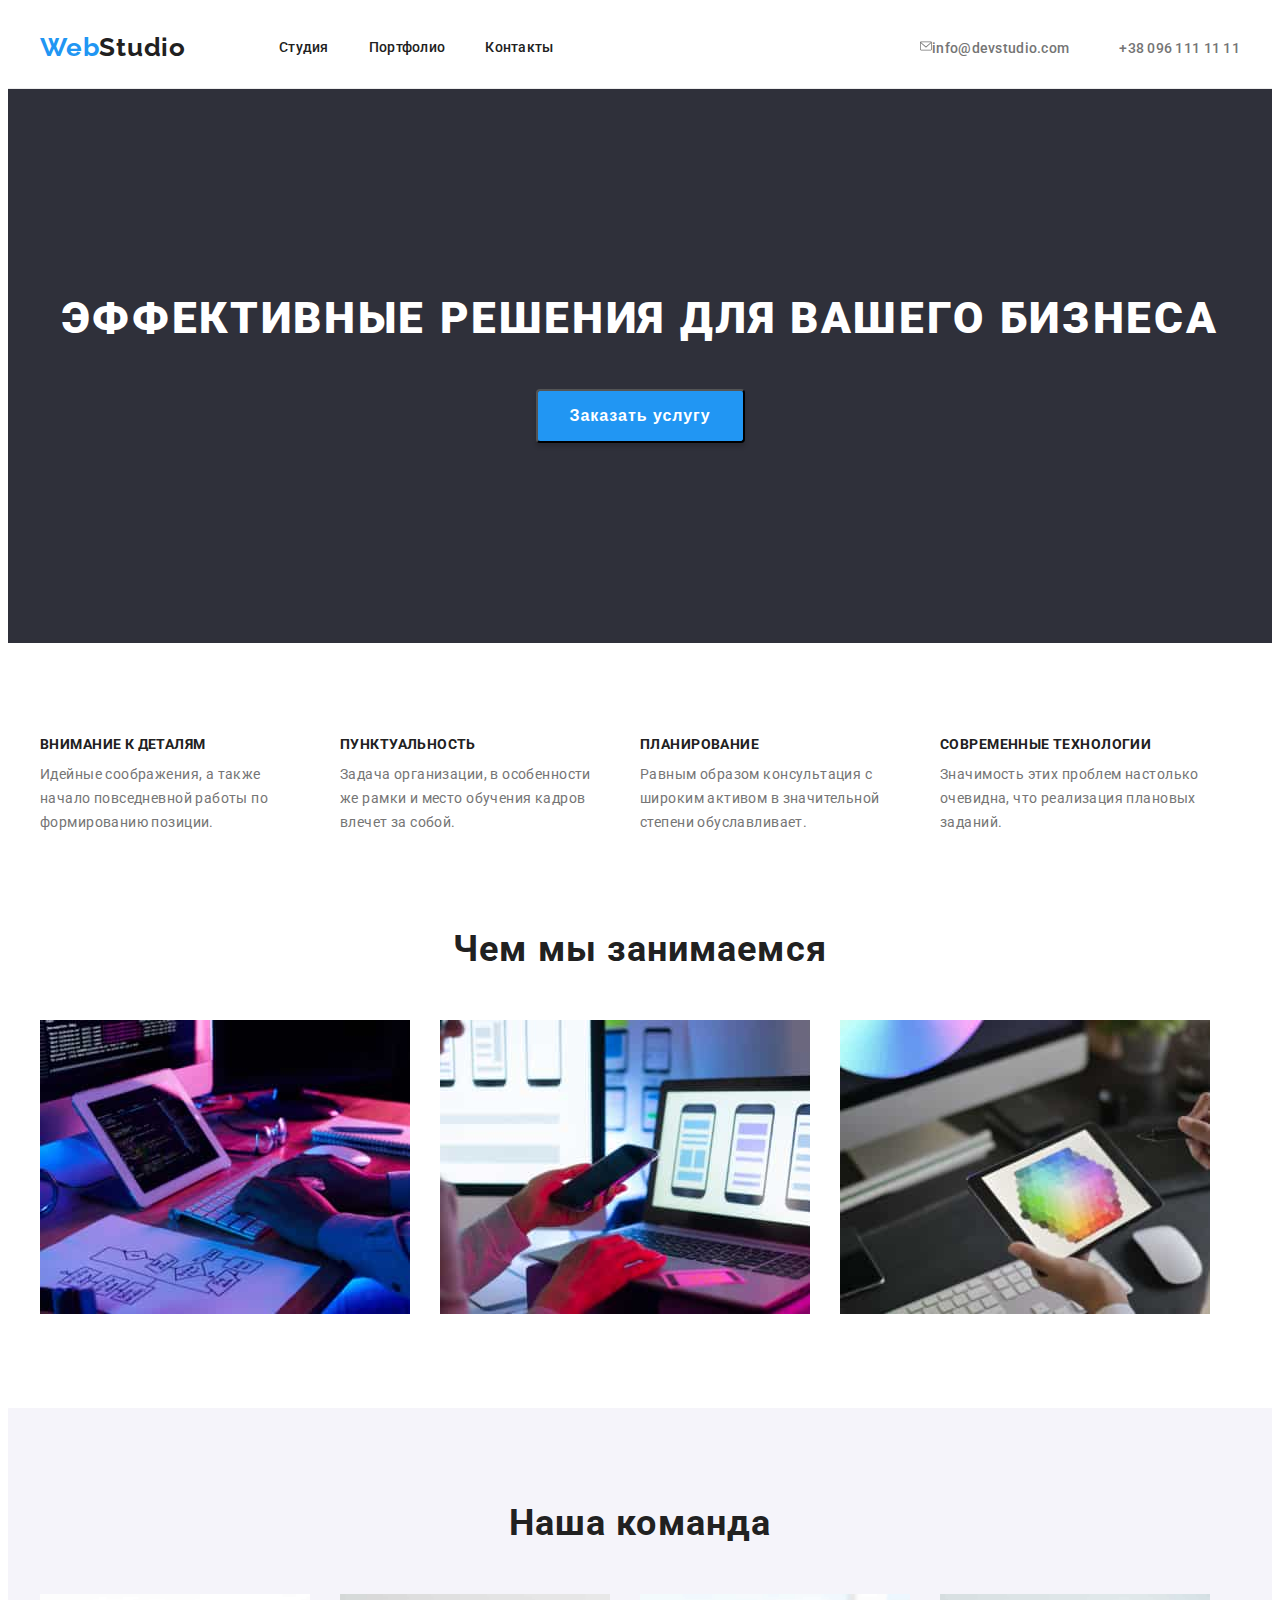
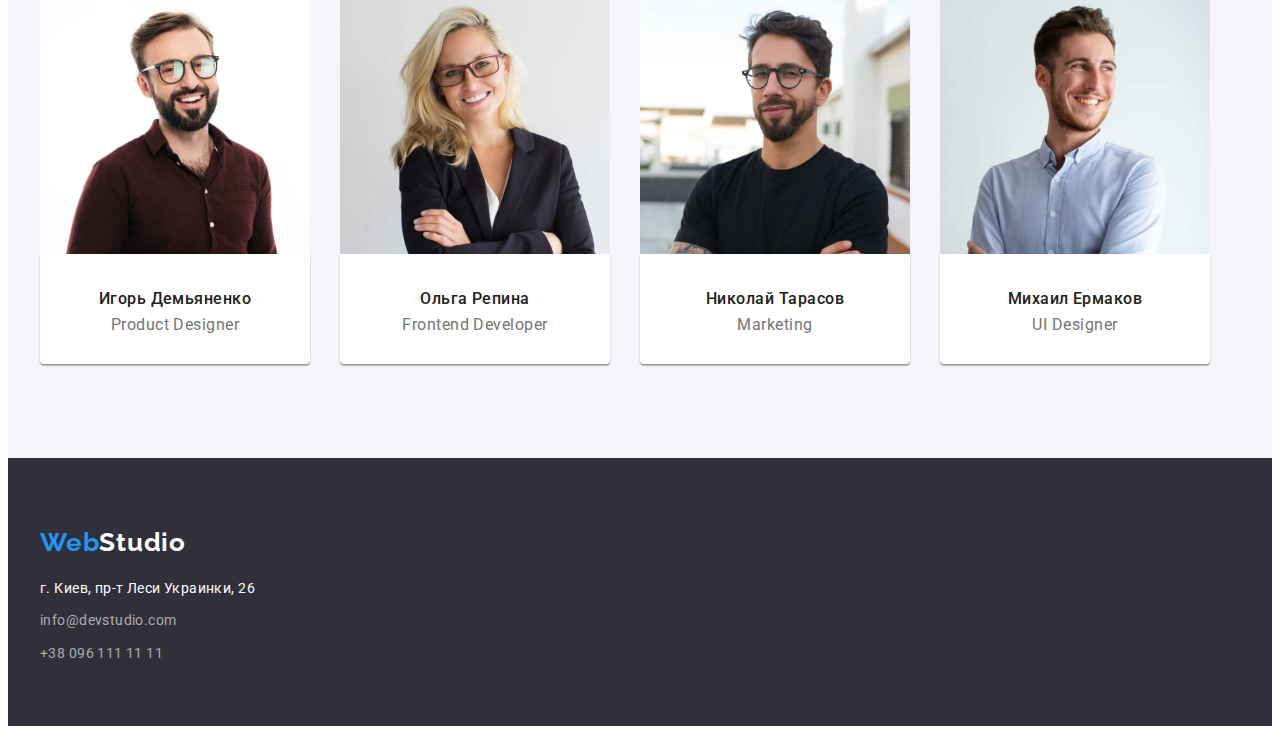
<file: index.html>
<!DOCTYPE html>
<html lang="ru">
<head>
    <meta charset="UTF-8">
    <meta http-equiv="X-UA-Compatible" content="IE=edge">
    <title>MainPage</title>
    <link href="https://fonts.googleapis.com/css2?family=Raleway:wght@700&family=Roboto:wght@400;500;700;900&display=swap"
        rel="stylesheet"> 
    <link rel="stylesheet" href="https://cdnjs.cloudflare.com/ajax/libs/modern-normalize/1.1.0/modern-normalize.min.css" integrity="sha512-wpPYUAdjBVSE4KJnH1VR1HeZfpl1ub8YT/NKx4PuQ5NmX2tKuGu6U/JRp5y+Y8XG2tV+wKQpNHVUX03MfMFn9Q==" crossorigin="anonymous" referrerpolicy="no-referrer" />
<link rel="stylesheet" href="./css/styles.css">
</head>
<body>
<!--header-->
 <header class="header">
    <div class="container"> 
        <nav class=" header-navigation">
            <a href="./index.html" class="header-logo"> <span class="web"> Web</span>Studio</a>        
                <ul class="header-list list">
                    <li class="header-item"><a href="./index.html" class="header-link link">Студия</a></li>
                    <li class="header-item"><a href="./portfolio.html" class="header-link link">Портфолио</a></li>
                    <li class="header-item"><a href="" class="header-link link">Контакты</a></li>
                </ul>
                <ul class="header-contacts list">
                    <svg class="mail-logo">
                        <use href="./svgimg/sprite.svg#icon-envelope"></use>
                    </svg>
                    <li class="header-item">
                        <a href="mailto:info@devstudio.com"  class="contacts-link link">info@devstudio.com</a></li>
                    <li class="header-item">
                        <a href="tel:+380961111111" class="contacts-link link">+38 096 111 11 11</a></li>
                </ul>
        </nav>
    </div>
</header> 
<!-- hero -->
<section class="hero">
    <div class="container">
        <h1 class="hero-title">Эффективные решения для вашего бизнеса</h1>
        <button class="hero-button btn"   type="button">Заказать услугу</button>
    </div>
</section>
<!-- особенности -->
     <section class="section container-features"> 
         <div class="container">        
            <h2 class="section-title visually-hidden">Особенности</h2>
                <ul class="feature-list list">
                    <li class="item">
                        <h3 class="features">Внимание к деталям</h3>
                        <p class="features-text">Идейные соображения, а также начало повседневной работы по формированию позиции.</p>
                    </li>
                    <li class="item">
                        <h3 class="features">Пунктуальность</h3>
                        <p class="features-text">Задача организации, в особенности же рамки и место обучения кадров влечет за собой.</p>
                    </li>
                    <li class="item">
                        <h3 class="features">Планирование</h3>
                        <p class="features-text">Равным образом консультация с широким активом в значительной степени обуславливает.</p>
                    </li>
                    <li class="item">
                        <h3 class="features">Современные технологии</h3>
                        <p class="features-text">Значимость этих проблем настолько очевидна, что реализация плановых заданий.</p>   
                    </li>
                </ul>
        </div>
     </section>  
<!--чем мы занимаемся-->
     <section class="section">
        <div class="container">         
            <h2 class="section-title">Чем мы занимаемся</h2>
                <ul class="duty-list list">
                    <li class="item">
                        <img src="./img/box1.jpg" alt="программирует" width="370">
                    </li>
                    <li class="item">
                        <img src="./img/box2.jpg" alt="выбирает дизайн" width="370">
                    </li>
                    <li class="item">  
                        <img src="./img/box3.jpg" alt="выбирает цвет дизайна" width="370">
                    </li>
                </ul>
        </div>
     </section>
<!-- наша команда -->
     <section class="section section-grey">
         <div class="container">
            <h2 class="section-title">Наша команда</h2>
                <ul class="team-list list">
                    <li class="link">
                        <img src="./img/img.jpg" alt="Игор Демьяненко" width="270" >  
                        <div class="team"> 
                        <h3 class="team-title">Игорь Демьяненко</h3>
                        <p class="team-title-text">Product Designer</p>
                        </div> 
                    </li>
                    <li class="link">
                        <img src="./img/img(1).jpg" alt="Ольга Репина" width="270" >
                        <div class="team">
                        <h3 class="team-title">Ольга Репина</h3>
                        <p class="team-title-text">Frontend Developer</p>
                        </div>
                    </li>
                    <li class="link">
                        <img src="./img/img(3).jpg" alt="Николай Тарасов" width="270" >
                        <div class="team">
                        <h3 class="team-title">Николай Тарасов</h3>
                        <p class="team-title-text">Marketing</p>
                        </div>
                    </li>
                    <li class="link">
                        <img src="./img/img(2).jpg" alt="Михаил Ермаков" width="270" >
                        <div class="team">
                        <h3 class="team-title">Михаил Ермаков</h3>
                        <p class="team-title-text">UI Designer</p>
                        </div>
                    </li>
                </ul>
         </div>
     </section>
<!-- футер -->
    <footer class="contacts">
        <div class="container">        
            <a href="./index.html" class="footer-logo"> <span class="web"> Web</span>Studio</a>
            <address>
                <ul class="contacts-list list">
                    <li class="item"><a href="https://goo.gl/maps/BZMUuMHQZKigxvKQ9" class="link contacts-adress">г. Киев, пр-т Леси Украинки, 26</a></li>
                    <li class="item"><a href="mailto:info@devstudio.com" class="link contacts-mail">info@devstudio.com</a></li>
                    <li class="item"><a href="tel:+380961111111" class="link contacts-tel">+38 096 111 11 11</a></li>
                </ul>
            </address>
        </div>
    </footer>
</body>
</html>
</file>
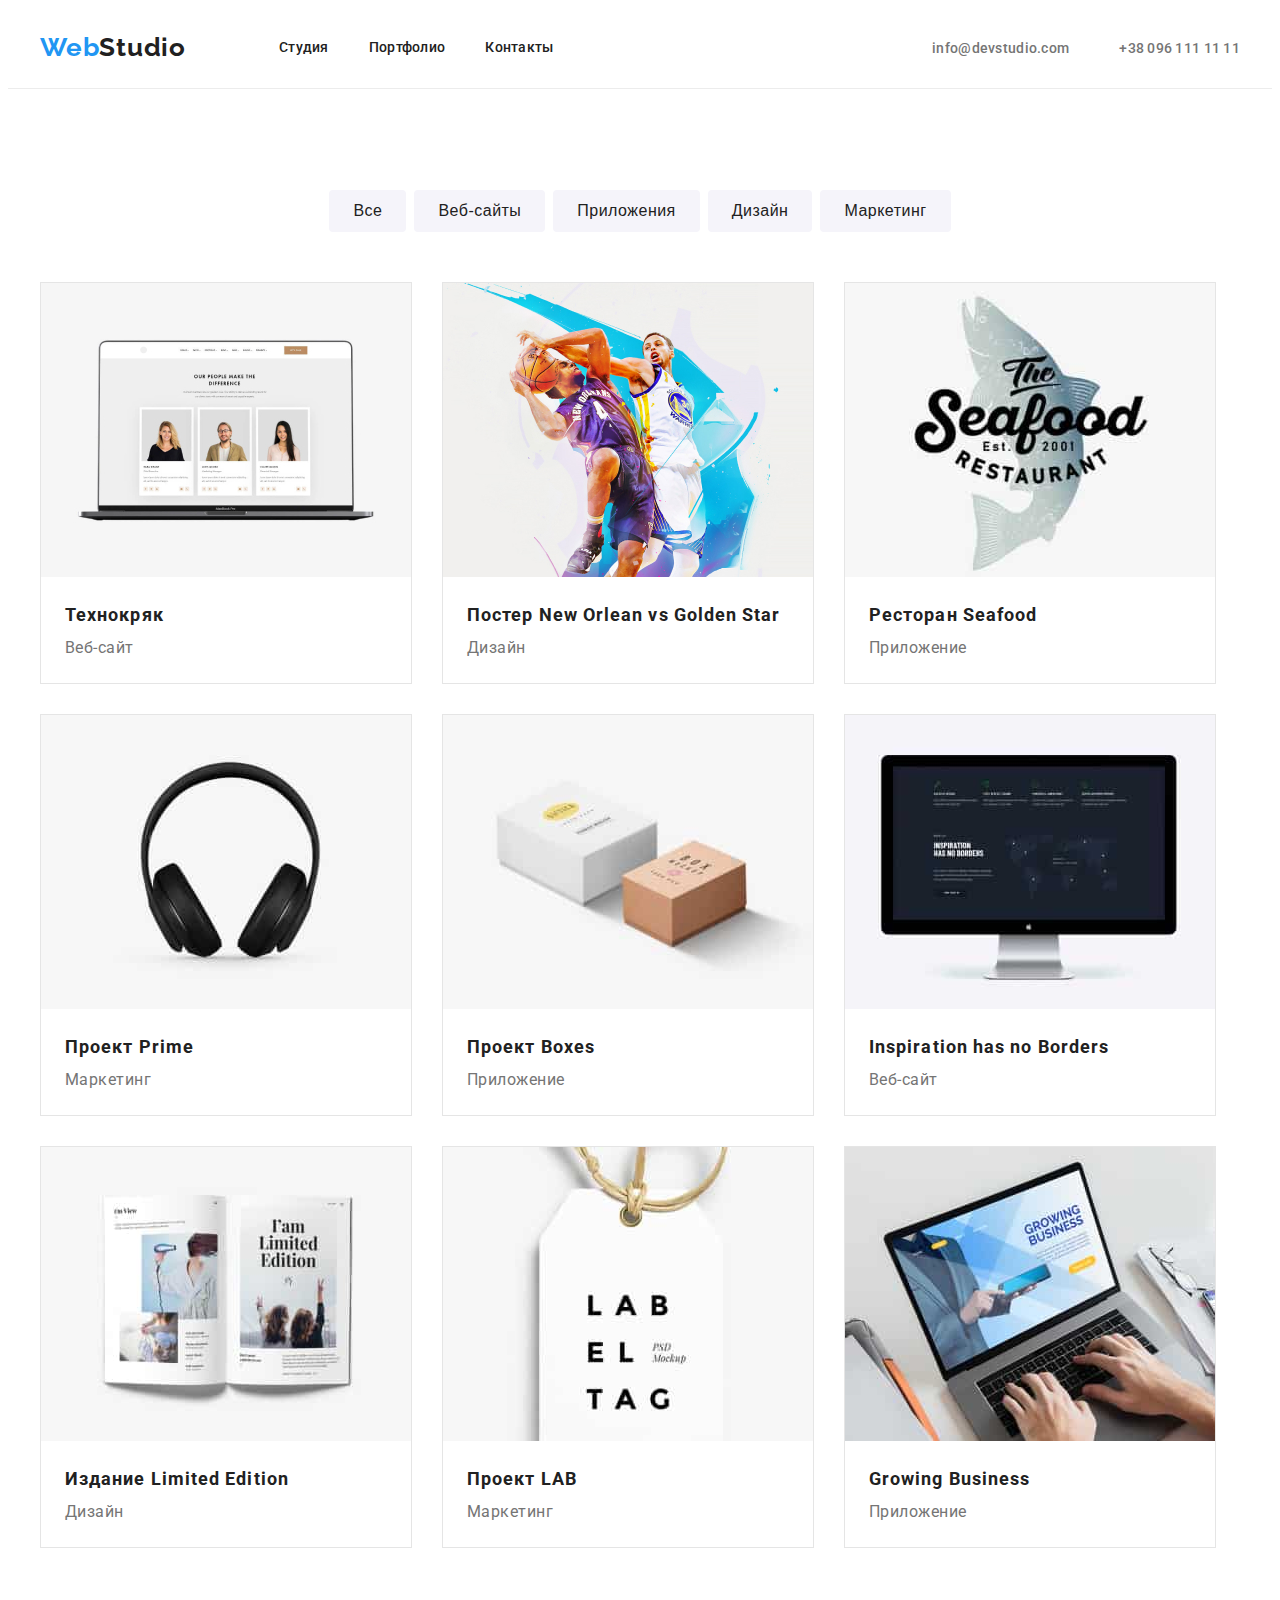
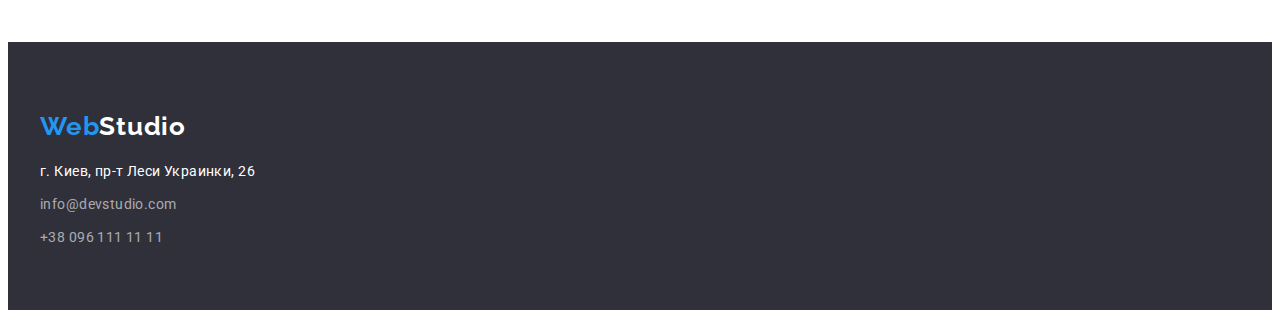
<file: portfolio.html>
<!DOCTYPE html>
<html lang="ru">
<head>
    <meta charset="UTF-8">
    <meta http-equiv="X-UA-Compatible" content="IE=edge">
    <title>MainPage</title>
    <link href="https://fonts.googleapis.com/css2?family=Raleway:wght@700&family=Roboto:wght@400;500;700;900&display=swap"
        rel="stylesheet"> 
    <link rel="stylesheet" href="https://cdnjs.cloudflare.com/ajax/libs/modern-normalize/1.1.0/modern-normalize.min.css" integrity="sha512-wpPYUAdjBVSE4KJnH1VR1HeZfpl1ub8YT/NKx4PuQ5NmX2tKuGu6U/JRp5y+Y8XG2tV+wKQpNHVUX03MfMFn9Q==" crossorigin="anonymous" referrerpolicy="no-referrer" />
<link rel="stylesheet" href="./css/styles.css">
</head>
<body>
<!--header-->
<header class="header">
    <div class="container"> 
        <nav class=" header-navigation">
            <a href="./index.html" class="header-logo"> <span class="web"> Web</span>Studio</a>        
                <ul class="header-list list">
                    <li class="header-item"><a href="./index.html" class="header-link link">Студия</a></li>
                    <li class="header-item"><a href="./portfolio.html" class="header-link link">Портфолио</a></li>
                    <li class="header-item"><a href="" class="header-link link">Контакты</a></li>
                </ul>
                <ul class="header-contacts list">
                    <li class="header-item"><a href="mailto:info@devstudio.com" class="contacts-link link">info@devstudio.com</a></li>
                    <li class="header-item"><a href="tel:+380961111111" class="contacts-link link">+38 096 111 11 11</a></li>
                </ul>
        </nav>
    </div>
</header> 
<!-- примеры работ -->
<section class="examples section"> 
    <div class="container">
        <h1 class="visually-hidden">Примеры работ</h1>
        <ul class="filtr-list list">
            <li class="filtr-item"><button button class="filtr-button btn-fltr" type="button">Все</button></li>
            <li class="filtr-item"><button button class="filtr-button btn-fltr" type="button">Веб-сайты</button></li>
            <li class="filtr-item"><button button class="filtr-button btn-fltr" type="button">Приложения</button></li>
            <li class="filtr-item"><button button class="filtr-button btn-fltr" type="button">Дизайн</button></li>
            <li class="filtr-item"><button button class="filtr-button btn-fltr" type="button">Маркетинг</button></li>
        </ul>
        <ul class="example-container list">
            <li class="example-item"><img src="./img2/img1.jpg" alt="команда" width="370">
                <div class="example">
                    <h2 class="example-title">Технокряк</h2>
                    <p class="example-title-text">Веб-сайт</p>
                </div>
            </li>
            <li class="example-item"><img src="./img2/img2.jpg" alt="Постер" width="370">
                <div class="example">
                <h2 class="example-title">Постер New Orlean vs Golden Star</h2>
                <p class="example-title-text">Дизайн</p>
                </div>
            </li>
            <li class="example-item"><img src="./img2/img3.jpg" alt="Ресторан" width="370">
                <div class="example">
                <h2 class="example-title">Ресторан Seafood</h2>
                <p class="example-title-text">Приложение</p>
                </div>
            </li>
            <li class="example-item"><img src="./img2/img4.jpg" alt="наушники" width="370">
                <div class="example">
                <h2 class="example-title">Проект Prime</h2>
                <p class="example-title-text">Маркетинг</p>
                </div>
            </li>
            <li class="example-item"><img src="./img2/img5.jpg" alt="коробки" width="370">
                <div class="example">
                <h2 class="example-title">Проект Boxes</h2>
                <p class="example-title-text">Приложение</p>
                </div>
            </li>
            <li class="example-item"><img src="./img2/img6.jpg" alt="сайт проекта" width="370">
                <div class="example">
                <h2 class="example-title">Inspiration has no Borders</h2>
                <p class="example-title-text">Веб-сайт</p>
                </div>
            </li>
            <li class="example-item"><img src="./img2/img7.jpg" alt="книга" width="370">
                <div class="example">
                <h2 class="example-title">Издание Limited Edition</h2>
                <p class="example-title-text">Дизайн</p>
                </div>
            </li>
            <li class="example-item"><img src="./img2/img8.jpg" alt="проект" width="370">
                <div class="example">
                <h2 class="example-title">Проект LAB</h2>
                <p class="example-title-text">Маркетинг</p>
                </div>
            </li>
            <li class="example-item"><img src="./img2/img9.jpg" alt="ноутбук" width="370">
                <div class="example">
                <h2 class="example-title">Growing Business</h2>
                <p class="example-title-text">Приложение</p>   
                </div>
            </li>
        </ul>
    </div>  
</section>
<!-- футер -->
<footer class="contacts">
    <div class="container">        
        <a href="./index.html" class="footer-logo"> <span class="web"> Web</span>Studio</a>
        <address>
            <ul class="contacts-list list">
                <li class="item"><a href="https://goo.gl/maps/BZMUuMHQZKigxvKQ9" class="link contacts-adress">г. Киев, пр-т Леси Украинки, 26</a></li>
                <li class="item"><a href="mailto:info@devstudio.com" class="link contacts-mail">info@devstudio.com</a></li>
                <li class="item"><a href="tel:+380961111111" class="link contacts-tel">+38 096 111 11 11</a></li>
            </ul>
        </address>
    </div>
</footer>
</body>
</html>
</file>
<file: css/styles.css>
:root {
  --main-text-color: #757575;
  --title-text-color: #212121;
  --accent-color: #2196f3;
}

body {
  background-color: #ffffff;
  color: #212121;
  font-family: Roboto, sans-serif;
}

/* утилиты */

p,
h1,
h2,
h3,
h4,
h5,
h6 {
  margin-top: 0;
  margin-bottom: 0;
}

ul {
  margin-top: 0;
  margin-bottom: 0;
  padding-left: 0;
}

.list {
  margin: 0;
  padding: 0;
  list-style: none;
}

.section {
  font-weight: bold;
  font-size: 36px;
  line-height: 42px;
  letter-spacing: 0.03em;
  color: var(--title-text-color);
  padding-top: 94px;
  padding-bottom: 94px;
}
.section:last-child {
  background-color: #f5f4fa;
}

.container {
  width: 1200px;
  padding-left: 15px;
  padding-right: 15px;
  margin: auto;
}

img {
  display: block;
}

/* header */

.header {
  border-bottom: 1px solid #ececec;
}

.header-logo {
  font-family: Raleway;
  font-style: normal;
  font-weight: bold;
  font-size: 26px;
  line-height: 1.91;
  letter-spacing: 0.03em;
  color: var(--title-text-color);
  text-decoration: none;
  margin: 0;
  padding: 0;
}

.header-list {
  display: flex;
  margin-left: 93px;
}

.header-list .header-item {
  margin-right: 40px;
}

.header-navigation {
  display: flex;
  align-items: center;
}

.header-list .header-item:last-child {
  margin-right: 0px;
}

.header-list .header-link {
  display: block;
  padding-top: 32px;
  padding-bottom: 32px;

  font-weight: 500;
  font-size: 14px;
  line-height: 1.14;
  letter-spacing: 0.02em;
  color: var(--title-text-color);
}

.web {
  font-family: Raleway;
  font-style: normal;
  font-weight: bold;
  font-size: 26px;
  line-height: 1.91;
  letter-spacing: 0.03em;
  color: var(--accent-color);
  text-decoration: none;
}

.link {
  text-decoration: none;
}

.header-link {
  font-weight: 500;
  font-size: 14px;
  line-height: 1.14;
  letter-spacing: 0.02em;
  color: var(--title-text-color);
}
.header-link:hover,
.header-link:focus {
  color: var(--accent-color);
}

/* контакты */

.mail-logo {
  width: 12px;
  height: 16px;
  align-items: center;
}

.header-contacts {
  display: flex;
  margin-left: auto;
}

.header-contacts .header-item:last-child {
  margin-left: 50px;
}

.header-contacts .header-item {
  display: block;
}

.contacts-link {
  font-weight: 500;
  font-size: 14px;
  line-height: 1.14;
  letter-spacing: 0.02em;
  color: var(--main-text-color);
}
.contacts-link:hover,
.contacts-link:focus {
  color: var(--accent-color);
}

/* hero */
.hero {
  background-color: #2f303a;
  text-align: center;
  flex-grow: 1;
  padding-top: 200px;
  padding-bottom: 200px;
}

.hero-title {
  font-weight: 900;
  font-size: 44px;
  line-height: 1.36;
  letter-spacing: 0.06em;
  text-transform: uppercase;
  color: #ffffff;
  margin-bottom: 40px;
  text-align: center;
}

.hero-button {
  background: #2196f3;
  box-shadow: 0px 4px 4px rgba(0, 0, 0, 0.15);
  border-radius: 4px;
  color: #ffffff;
  font-weight: bold;
  font-size: 16px;
  line-height: 1.87;
  text-align: center;
  letter-spacing: 0.06em;
}

.btn {
  background: #2196f3;
  border-radius: 4px;
  padding: 10px 32px;
}

.btn-fltr {
  background: #2196f3;
  border-radius: 4px;
  padding: 6px 22px;
}

/* особенности */
.visually-hidden {
  position: absolute;
  width: 1px;
  height: 1px;
  margin: -1px;
  padding: 0;
  overflow: hidden;
  border: 0;
  clip: rect(0 0 0 0);
}

.container-features {
  padding-bottom: 0;
}

.features {
  font-weight: bold;
  font-size: 14px;
  line-height: 1.14;
  letter-spacing: 0.03em;
  color: var(--title-text-color);
  text-transform: uppercase;
  text-align: justify;
  margin-bottom: 10px;
}

.feature-list {
  display: flex;
  flex-wrap: wrap;
}

.feature-list .item {
  width: 270px;
}

.feature-list .item:not(:last-child) {
  margin-right: 30px;
}

.features-text {
  width: 270px;
  font-weight: normal;
  font-size: 14px;
  line-height: 1.71;
  letter-spacing: 0.03em;
  color: var(--main-text-color);
}

/* чем мы занимаемся */

.duty-list {
  display: flex;
  flex-wrap: wrap;
}

.section-title {
  margin-bottom: 50px;
  text-align: center;
  font-family: Roboto;
  font-style: normal;
  font-weight: bold;
  font-size: 36px;
  line-height: 42px;
  letter-spacing: 0.03em;
}

.duty-list .item {
  display: block;
  flex-direction: row;
}
.duty-list .item:not(:last-child) {
  margin-right: 30px;
}

/* наша команда */
.team {
  padding: 30px;
  background-color: #ffffff;
  box-shadow: 0px 1px 3px rgba(0, 0, 0, 0.12), 0px 1px 1px rgba(0, 0, 0, 0.14),
    0px 2px 1px rgba(0, 0, 0, 0.2);
  border-radius: 0px 0px 4px 4px;
}

.section-grey {
  background-color: #f5f4fa;
}

.team-title {
  font-weight: 500;
  font-size: 16px;
  line-height: 1.9;
  text-align: center;
  letter-spacing: 0.03em;
  color: var(--title-text-color);
}

.team-title-text {
  font-weight: normal;
  font-size: 16px;
  line-height: 19px;
  text-align: center;
  letter-spacing: 0.03em;
  color: var(--main-text-color);
}

.team-list {
  display: flex;
  flex-wrap: wrap;
}
.team-list .link {
  display: block;
  flex-direction: row;
}
.team-list .link:not(:last-child) {
  margin-right: 30px;
}

/* футер */
footer {
  margin: auto;
}

.footer-logo {
  font-family: Raleway;
  font-style: normal;
  font-weight: bold;
  font-size: 26px;
  line-height: 1.91;
  letter-spacing: 0.03em;
  color: #ffffff;
  text-decoration: none;
  margin: 0;
  padding: 0;
}

.contacts {
  background: #2f303a;
  padding-top: 60px;
  padding-bottom: 60px;
}

.contacts-list .item:not(:last-child) {
  margin-bottom: 9px;
  padding: 0px;
}

.container .contacts-list {
  margin-top: 9px;
}

.contacts-adress {
  font-size: 14px;
  line-height: 1.71;
  letter-spacing: 0.03em;
  color: #ffffff;
  font-style: normal;
}

.contacts-mail,
.contacts-tel {
  font-size: 14px;
  line-height: 1.71;
  letter-spacing: 0.03em;
  color: rgba(255, 255, 255, 0.6);
  font-style: normal;
}

/* ПОРТФОЛИО */

/* фильтры */
.filtr-list {
  display: flex;
  align-items: center;
  justify-content: center;
  margin-bottom: 50px;
}

.filtr-list .filtr-item:not(:last-child) {
  margin-right: 8px;
}

.filtr-button {
  background: #f5f4fa;
  border-radius: 4px;
  font-weight: 500;
  font-size: 16px;
  line-height: 1.62;
  text-align: center;
  letter-spacing: 0.03em;
  color: var(--title-text-color);
  border-color: transparent;
}

.filtr-button:hover {
  background: #2196f3;
  box-shadow: 0px 4px 4px rgba(0, 0, 0, 0.15);
  border-radius: 4px;
  color: #ffffff;
  font-weight: 500;
  font-size: 16px;
  line-height: 1.62;
  text-align: center;
  letter-spacing: 0.03em;
}

/* примеры */
.example {
  padding: 20px 24px;
}

.example-title {
  font-weight: bold;
  font-size: 18px;
  line-height: 2;
  letter-spacing: 0.06em;
  color: var(--title-text-color);
  /* padding: 20px 24px 0px 24px; */
}

.example-title-text {
  font-weight: normal;
  font-size: 16px;
  line-height: 1.87;
  letter-spacing: 0.03em;
  color: var(--main-text-color);
  /* padding: 4px 24px 20px 24px; */
}

.example-container {
  display: flex;
  flex-wrap: wrap;
}
.example-item {
  width: 370px;
  margin-right: 30px;
  margin-bottom: 30px;
  border: 1px solid #e5e5e5;
}
.example-item:nth-child(3n) {
  margin-right: 0;
}
.example-item:nth-last-child(-n + 3) {
  margin-bottom: 0;
}
</file>
